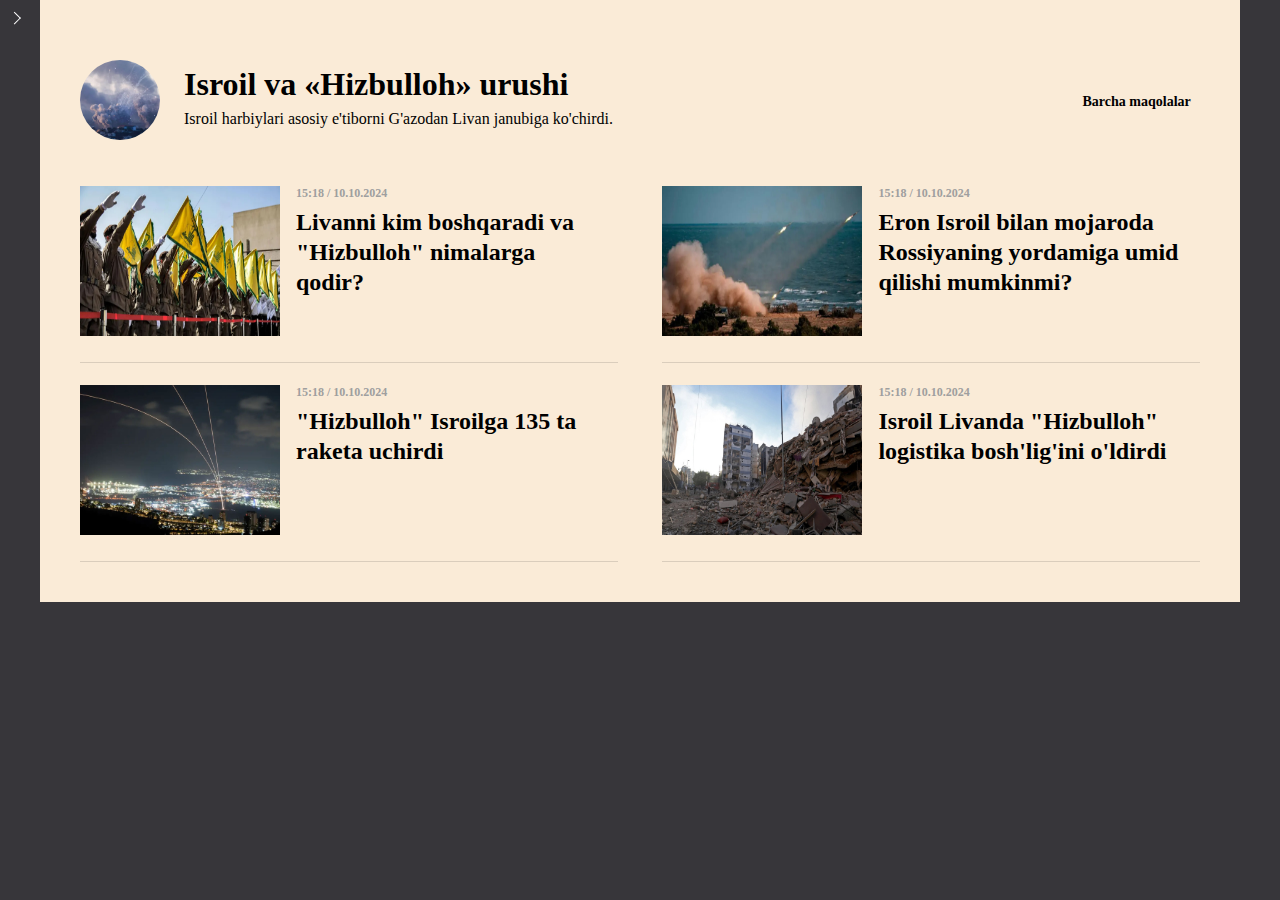
<file: blogs-wunderkind/index.html>
<!DOCTYPE html>
<html lang="en">
<head>
    <meta charset="UTF-8">
    <meta name="viewport" content="width=device-width, initial-scale=1.0">
    <title>Isroil va "Hizbulloh" urushi</title>
    <link rel="stylesheet" href="./styles/styles.css">
</head>
<body>
    <div class="Israil-Hizbulloh-war-container">
        <nav class="navbar">
            <div class="navbar__content-title">
                <div class="navbar__logo">
                    <img src="./images/logo.png" alt="war picture">
                </div>
                <div class="navbar__title">
                    <h1 class="navbar__title-war">
                        Isroil va «Hizbulloh» urushi
                    </h1>
                    <p class="navbar__title-comment-info">
                        Isroil harbiylari asosiy e'tiborni G'azodan Livan janubiga ko'chirdi.
                    </p>
                </div>
            </div>
            <a href="#" class="all-blogs" class="more-btn">
                <span class="more-btn__arrow"></span>
                <span class="more-btn__text">Barcha maqolalar</span>
            </a>
        </nav>

        <div class="main-list-wrapper">
            <div class="main-life-list">
                <a href="#" class="main-life__item">
                    <div class="main-life__item-img">
                        <img src="./images/LivanBoshqaruvi.png" alt="war picture">
                    </div>
                    <div class="main-life-list__item-title-info">
                        <p class="got-date">15:18 / 10.10.2024</p>
                        <h1 class="main-life-list__item-title">
                            Livanni kim boshqaradi va "Hizbulloh" nimalarga qodir?
                        </h1>
                    </div>
                </a>

                <a href="#" class="main-life__item">
                    <div class="main-life__item-img">
                        <img src="./images/RossiyaYordami.png" alt="war picture">
                    </div>
                    <div class="main-life-list__item-title-info">
                        <p class="got-date">15:18 / 10.10.2024</p>
                        <h3 class="main-life-list__item-title">
                            Eron Isroil bilan mojaroda Rossiyaning yordamiga umid qilishi mumkinmi?
                        </h3>
                    </div>
                </a>

                
                <a href="#" class="main-life__item">
                    <div class="main-life__item-img">
                        <img src="./images/HizbullohHujumi.png" alt="war picture">
                    </div>
                    <div class="main-life-list__item-title-info">
                        <p class="got-date">15:18 / 10.10.2024</p>
                        <h3 class="main-life-list__item-title">
                            "Hizbulloh" Isroilga 135 ta raketa uchirdi
                        </h3>
                    </div>
                </a>
                
                <a href="#" class="main-life__item">
                    <div class="main-life__item-img">
                        <img src="./images/LivanRahbariningO'ldirilishi.png" alt="war picture">
                    </div>
                    <div class="main-life-list__item-title-info">
                        <p class="got-date">15:18 / 10.10.2024</p>
                        <h3 class="main-life-list__item-title">
                            Isroil Livanda "Hizbulloh" logistika bosh'lig'ini o'ldirdi
                        </h3>
                    </div>
                </a>
    
            </div>
        </div>
    </div>
    
</body>
</html>
</file>
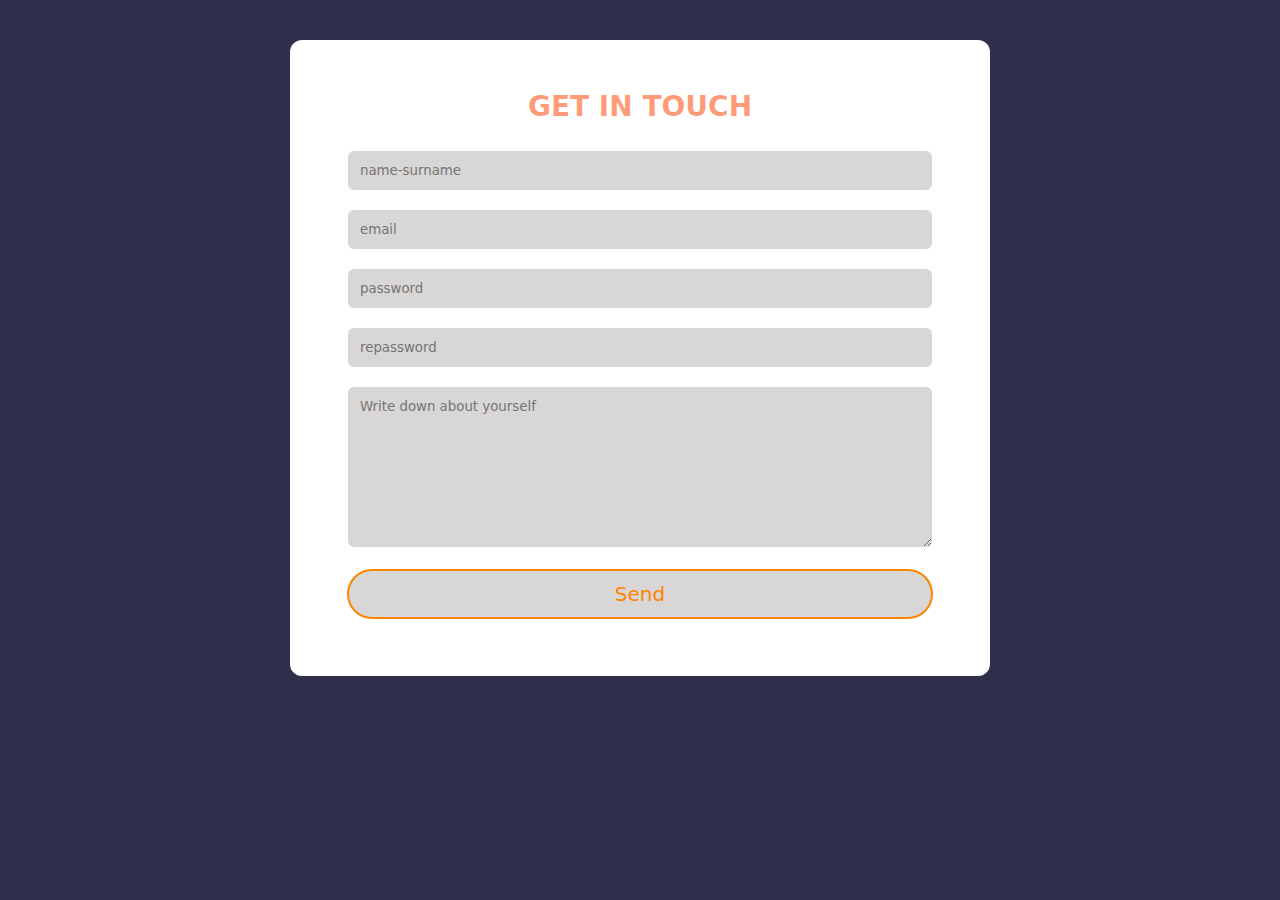
<file: getInTouch/index.html>
<!DOCTYPE html>
<html lang="en">
<head>
    <meta charset="UTF-8">
    <meta name="viewport" content="width=device-width, initial-scale=1.0">
    <title>Get In Touch</title>
    <link rel="stylesheet" href="./styles/style.css">
</head>
<body>
    <div class="form-container">
        <h1 class="title">Get in touch</h1>
        <form class="form">
            <input type="text" class="name" placeholder="name-surname">
            <input type="email" class="email" placeholder="email">
            <input type="password" class="password" placeholder="password">
            <input type="password" class="repassword" placeholder="repassword">
            <textarea name="aboutYourself" id="aboutYourself" class="about-yourself" placeholder="Write down about yourself"></textarea>
            <button type="submit" class="btn-send" id="btn-send">Send</button>
        </form>
    </div>
</body>
</html>
</file>
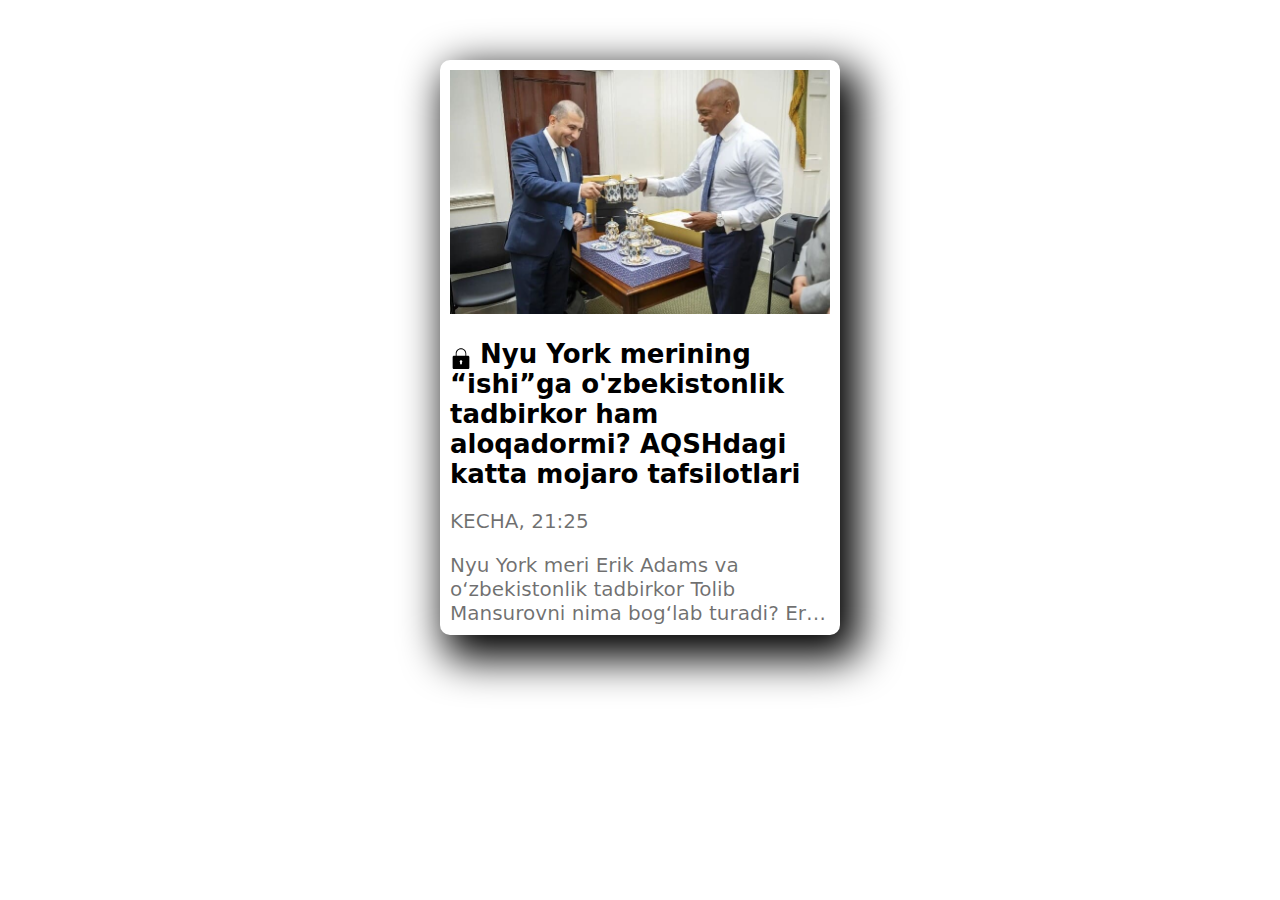
<file: incident/index.html>
<!DOCTYPE html>
<html lang="en">
<head>
    <meta charset="UTF-8">
    <meta name="viewport" content="width=device-width, initial-scale=1.0">
    <link rel="stylesheet" href="./styles/style.css">
    <link rel="stylesheet" href="https://cdnjs.cloudflare.com/ajax/libs/font-awesome/6.6.0/css/all.min.css">
    <title>Incident</title>
</head>
<body>
    <div class="card">
        <div class="card-header">
            <img src="./images/image.png" alt="two-mans picture">
        </div>
        <div class="card-info">
            <div class="card__title">
                <img src="./images/icons8-lock.svg" alt="lock icon">
                <h1> Nyu York merining “ishi”ga o'zbekistonlik tadbirkor ham aloqadormi? AQSHdagi katta mojaro tafsilotlari</h1>
            </div>
            <div class="card-info-content">
                <p class="upload-time">KECHA, 21:25</p>
                <p class="datails-info">
                    Nyu York meri Erik Adams va o‘zbekistonlik tadbirkor Tolib Mansurovni nima bog‘lab turadi? Erik Adamsga nisbatan olib borilayotgan tergovda u bir qator tadbirkorlardan xayriya bahonasida pul olgani xabar qilindi. Tergov hujjatlarida “Biznesmen-4” deya tilga olingan shaxs o‘zbekistonlik tadbirkor Tolib Mansurov bo‘lishi mumkinligi aytilmoqda. Mansurov va u boshqaradigan kompaniya xodimlari mer hisobiga xayriya ko‘rinishida pul o‘tkazib bergan
                </p>
            </div>
        </div>
    </div>
</body>
</html>
</file>
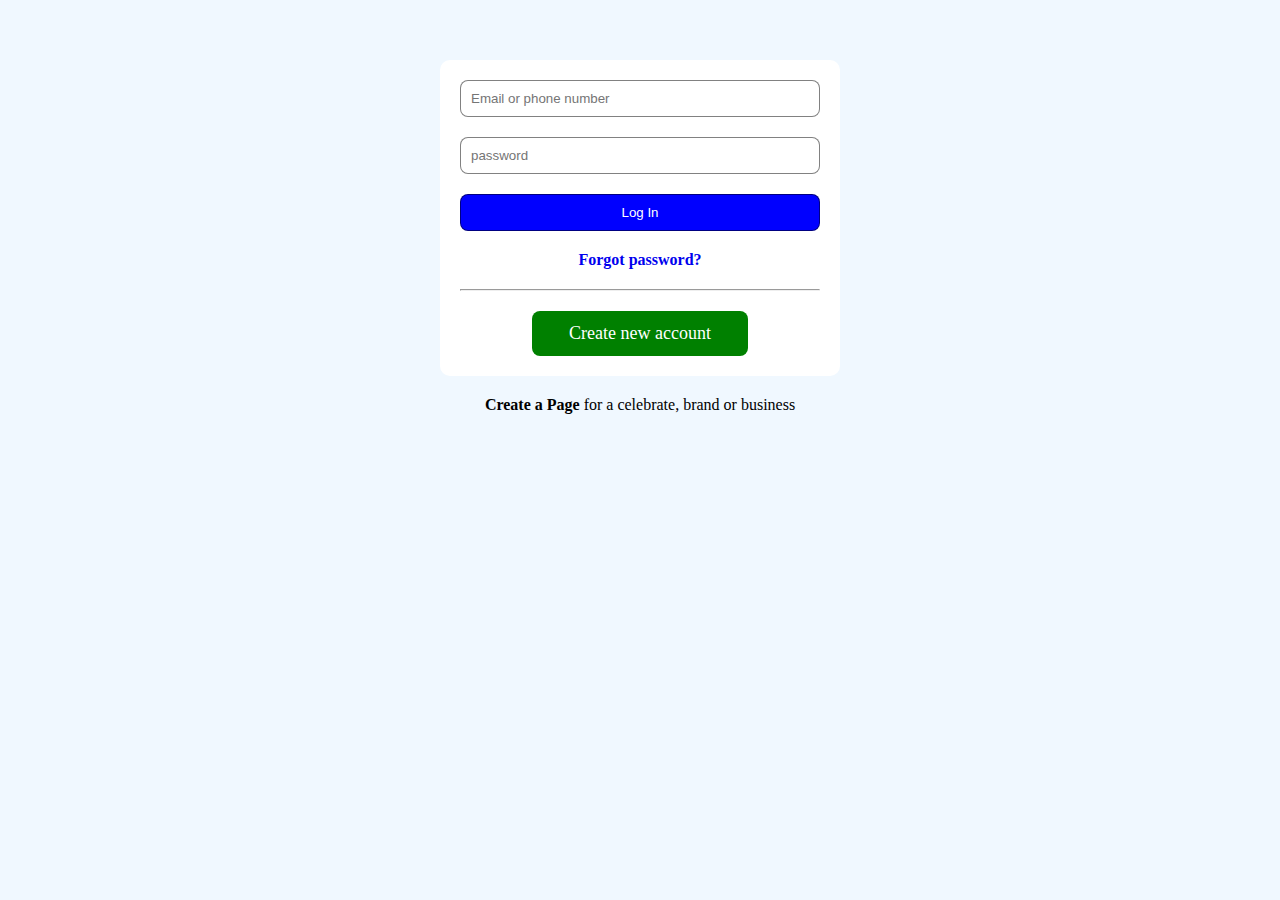
<file: LogIn/index.html>
<!DOCTYPE html>
<html lang="en">
<head>
    <meta charset="UTF-8">
    <meta name="viewport" content="width=device-width, initial-scale=1.0">
    <title>Log In</title>
    <link rel="stylesheet" href="./styles.css">
</head>
<body>
    <div class="log-in-container">
        <div class="log-in-wrapper">
            <input type="text" name="email-tel" class="email-tel" placeholder="Email or phone number">
            <input type="password" class="password" name="password" placeholder="password">
            <button class="send-btn" type="submit">Log In</button>
            <a href="#" class="forgot-password">Forgot password?</a>
            <hr>
            <a href="#" class="creat-new-account">Create new account</a>
        </div>

        <p class="create-page">
            <strong>Create a Page </strong> for a celebrate, brand or business
        </p>
    </div>
</body>
</html>
</file>
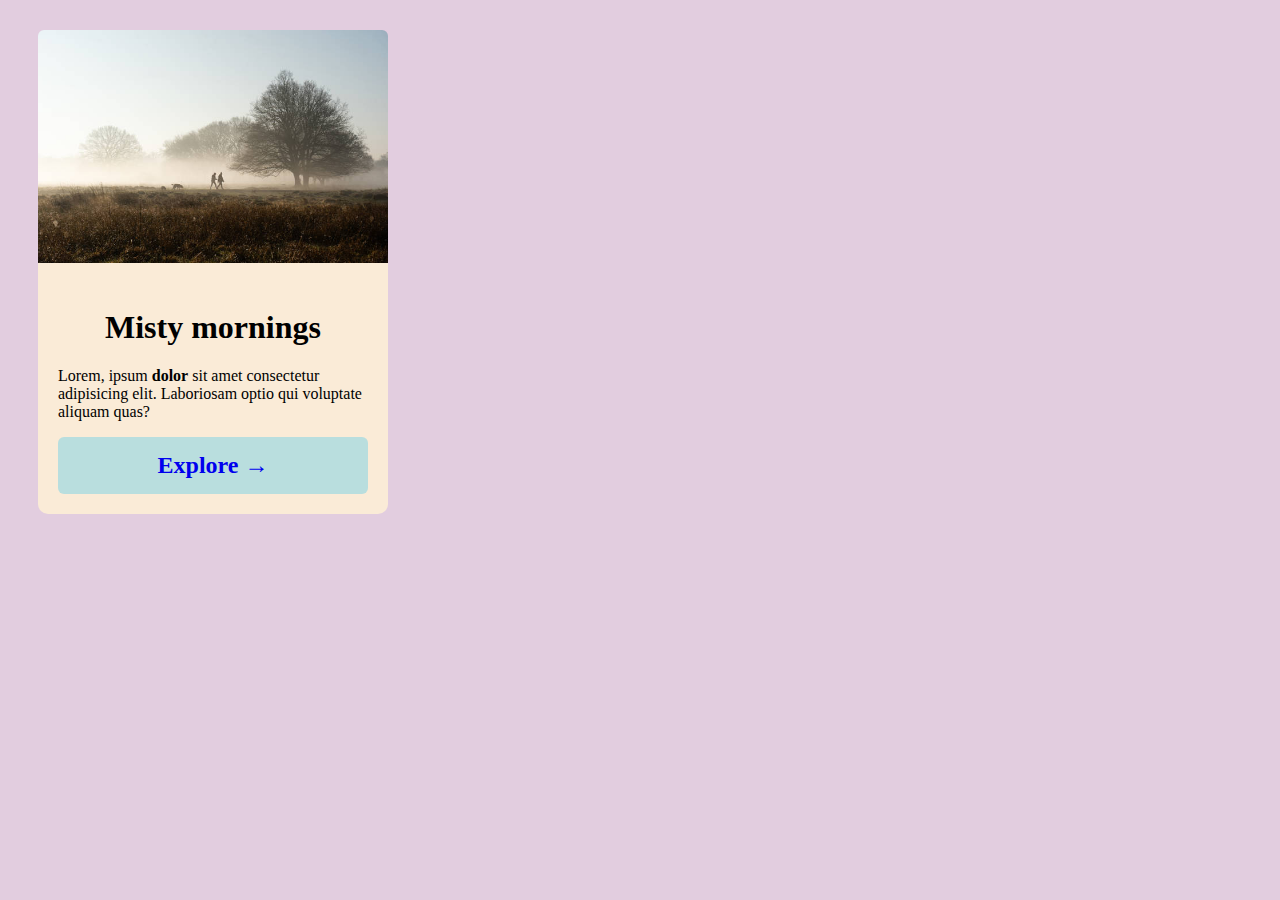
<file: mistyMornings/index.html>
<!DOCTYPE html>
<html lang="en">
<head>
    <meta charset="UTF-8">
    <meta name="viewport" content="width=device-width, initial-scale=1.0">
    <title>Misty mornings</title>
    <link rel="stylesheet" href="./style.css">
</head>
<body>
    <div class="card">
        <div class="card-header">
            <img src="./image.png" alt="misty morning picture">
        </div>
        <div class="card-body">
            <h1 class="card__title">
                Misty mornings
            </h1>
            <p class="card__text">
                Lorem, ipsum <b>dolor</b> sit amet consectetur adipisicing elit. Laboriosam optio qui voluptate aliquam quas?
            </p>
            <a href="#">
                <span>
                    Explore
                </span>
                <span>
                    &#8594;
                </span>
            </a>
        </div>
    </div>
</body>
</html>
</file>
<file: blogs-wunderkind/styles/styles.css>
* {
    margin: 0;
    padding: 0;
    box-sizing: border-box;
    font-family: inter, serif, system-ui, -apple-system, BlinkMacSystemFont, 'Segoe UI', Roboto, Oxygen, Ubuntu, Cantarell, 'Open Sans', 'Helvetica Neue', sans-serif;
}


body {
    background: hsl(255, 4%, 22%);
}

a {
    text-decoration: none;
}

.Israil-Hizbulloh-war-container {
    max-width:100%;
    padding: 40px;
    background-color:antiquewhite;
    margin: 0 auto;
}
.navbar {
    width: 100%;
    margin-bottom: 20px;
    padding-top: 20px;
    display: flex;
    align-items: center;
    justify-content: space-between;
}
.navbar__logo img {
    width: 100px;
    height: 100px;
    border-radius: 50%;
    object-fit:cover;
}
.navbar__content-title {
    display: flex;
    gap: 21px;
}

.navbar__title {
    padding: 20px;
}
.navbar__title-war {
    font-size: 32px;
    color: #000000;
    font-weight: 800;
    line-height: 38.4px;
    margin-bottom: 6px;
}
.navbar__title-comment-info {
    font-size: 16px;
    color: #000000;
    line-height: 19.2px;
}
/* .all-blogs {
} */

.more-btn {
    white-space: nowrap;
    position: relative;
    display: flex;
    height: 38px;
    align-items: center;
    padding: 0 20px 0 46px;
    z-index: 1;
    width: max-content;
    background-color: transparent;
    overflow: hidden;
    transition: background 0.3s ease, color 0.3s ease;
    overflow: hidden;
    font-size: 14px;
    line-height: 24px;
    font-weight: 600;
    color: var(--black);
    margin-bottom: 0;
}
.more-btn__arrow::before{
    background-color: rgb(255, 255, 255);
    color: rgb(0, 0, 0);
    content: "";
    cursor: pointer;
    display: block;
    font-family: Inter, serif;
    font-size: 14px;
    font-weight: 600;
    height: 1px;
    left: 0px;
    line-height: 24px;
    opacity: 0;
    position: absolute;
    text-wrap: nowrap;
    top: 18px;
    transform: matrix(1, 0, 0, 1, 0, -0.5);
    transition-behavior: normal;
    transition-delay: 0s;
    transition-duration: 0.45s;
    transition-property: all;
    transition-timing-function: cubic-bezier(0.65, 0, 0.076, 1);
    visibility: hidden;
    white-space-collapse: collapse;
    width: 14px;
}

.more-btn__arrow::after {
    border-bottom-color: rgb(255, 255, 255);
    border-bottom-style: solid;
    border-bottom-width: 0.8px;
    border-right-color: rgb(255, 255, 255);
    border-right-style: solid;
    border-right-width: 0.8px;
    color: rgb(0, 0, 0);
    content: "";
    cursor: pointer;
    display: block;
    font-family: Inter, serif;
    font-size: 14px;
    font-weight: 600;
    height: 8px;
    left: 10px;
    line-height: 24px;
    position: absolute;
    text-wrap: nowrap;
    top: 18px;
    transform: matrix(0.707107, -0.707107, 0.707107, 0.707107, 0, -4.4);
    transition-behavior: normal;
    transition-delay: 0s;
    transition-duration: 0.45s;
    transition-property: all;
    transition-timing-function: cubic-bezier(0.65, 0, 0.076, 1);
    white-space-collapse: collapse;
    width: 8px;
}
.more-btn__text {
    box-sizing: border-box;
    color: rgb(0, 0, 0);
    cursor: pointer;
    display: block;
    font-family: Inter, serif;
    font-size: 14px;
    font-weight: 600;
    height: 24px;
    line-height: 24px;
    margin-bottom: 0px;
    margin-left: 0px;
    margin-right: 0px;
    margin-top: 0px;
    padding-bottom: 0px;
    padding-left: 0px;
    padding-right: 0px;
    padding-top: 0px;
    text-wrap: nowrap;
    white-space-collapse: collapse;
    width: 117.475px;
}

.main-life-list {
    margin: 0 auto;
    display: flex;
    flex-direction: row;
    flex-wrap: wrap;
    justify-content: space-between;
}
.main-life__item {
    max-width: 48%;
    display: flex;
    padding: 22px 0;
    border-bottom: 1px solid rgba(0, 0, 0, 0.1254901961);
    /* border: 4px solid black; */
}

.main-life__item img {
    width: 300px;
    height: 200px;
}
/* .main-life__item-img {
} */
.main-life-list__item-title-info {
    max-width: 60%;
    padding-left: 16px;
}
.got-date {
    font-size: 12px;
    line-height: 120%;
    font-weight: 600;
    color: #9f9f9f;
    margin-bottom: 0;
}
.main-life-list__item-title {
    transition: color 0.2s ease;
    font-size: 26px;
    line-height: 30px;
    font-weight: 700;
    color: black;
    margin-bottom: 0;
    margin-top: 7px;
}

.main-life-list__item-title:hover {
    color: blue;
}

/* media-query */

@media screen and (max-width: 1420px) {
    .Israil-Hizbulloh-war-container {
        max-width: 1200px;
    }

    .navbar__title {
        padding: 5px  3px;
    }
    .navbar__logo img {
        width: 80px;
        height: 80px;
    }

    .main-life__item img {
        width: 200px;
        height: 150px;
    }

    .main-life-list__item-title {
        font-size: 24px;
    }
    
}

@media screen and (max-width: 1200px) {
    .Israil-Hizbulloh-war-container {
        max-width: 1000px;
    }

    .navbar__title {
        padding: 5px  3px;

    }

    .navbar__title-war {
        line-height: 30px;
    }
    .navbar__title-comment-info {
        line-height: 4px;
    }

    .navbar__title-war {
        font-size: 24px;
    }
    .navbar__logo img {
        width: 60px;
        height: 60px;
    }

    .main-life__item img {
        width: 200px;
        height: 150px;
    }

    .got-date {
        font-size: 10px;
        line-height: 120%;
        font-weight: 500px;
        margin-bottom: 0;
    }

    .main-life-list__item-title {
        font-size: 20px;
        line-height: 21px;
    }
    
}

@media screen and (max-width: 1000px) {
    .Israil-Hizbulloh-war-container {
        max-width: 760px;
    }

    .navbar__title-war {
        font-size: 24px;
    }

    .main-life__item img {
        width: 150px;
        height: 100px;
    }

    .got-date {
        font-size: 8px;
        line-height: 120%;
        font-weight: 500px;
        margin-bottom: 0;
    }

    .main-life-list__item-title {
        font-size: 16px;
        line-height: 18px;
    }
    
}

@media screen and (max-width: 900px) {
    .Israil-Hizbulloh-war-container {
        max-width: 760px;
    }
    
    .navbar__logo img {
        width: 52px;
        height: 52px;
    }

    .navbar__title-war {
        font-size: 20px;
    }

   .main-life-list {
    margin: 0 auto;
        flex-direction: column;
        gap: 30px;
   }

   .main-life__item {
     max-width: 100%;
     padding: 10px;
   }

   .main-life-list__item-title {
    line-height: 16px;
   }
    
}

@media screen and (max-width: 760px) {
    .Israil-Hizbulloh-war-container {
        max-width: 360px;
    }

    .navbar__title {
        padding: 5px  3px;
    }

    .navbar__title-war {
        line-height: 10px;
    }
    .navbar__title-comment-info {
        line-height: 9px;
        font-size: 8px;
    }

    .navbar__title-war {
        font-size: 10px;
    }

    .navbar__logo img {
        width: 36px;
        height: 36px;
    }
  
    .more-btn__text {
        font-size: 8px;
    }

   .main-life-list {
         margin: 0 auto;
        flex-direction: column;
        gap: 20px;
   }

   .main-life__item {
     max-width: 100%;
     padding: 10px;
   }

   .main-life__item img {
    width: 120px;
    height: 80px;
   }

   .got-date {
        font-size: 6px;
        line-height: 10px;
        font-weight: 500px;
        margin-bottom: 0;
   }
    .main-life-list__item-title {
        font-size: 10px;    
    }

    .main-life-list__item-title-info {
        font-size: 6px;
    }
}
</file>
<file: getInTouch/styles/style.css>
* {
    font-family: system-ui, -apple-system, BlinkMacSystemFont, 'Segoe UI', Roboto, Oxygen, Ubuntu, Cantarell, 'Open Sans', 'Helvetica Neue', sans-serif;
    box-sizing: border-box;
    margin: 0;
    padding: 0;
}

body {
    background: #09092cd8;
    font-size: 14px;
}


.form-container {
    margin: 40px auto;
    width: 700px;
    background: white;
    padding: 50px;
    border-radius: 12px;
}

.title {
    text-align: center;
    text-transform: uppercase;
    color: rgba(255, 68, 0, 0.532);
}

.form {
    padding: 8px;
}
.name,
.email,
.password,
.repassword,
.about-yourself,
.btn-send {
    padding: 12px;
    border-radius: 6px;
    width: 100%;
    margin-top: 20px;
}

.name,
.email,
.password,
.repassword,
.about-yourself,
.btn-send {
    background-color:rgba(216, 213, 213, 0.966);
    border: none;
    outline: none;
}
.name {
}
.email {
}
.password {
}
.repassword {
}
.about-yourself {
    height: 160px;
}
#btn-send {
    border-radius: 30px;
    border-color: 4px solid rgb(226, 168, 43);
    outline: auto;
    color: rgb(255, 132, 0);
    font-size: 20px;
}
</file>
<file: incident/styles/style.css>
* {
    box-sizing: border-box;
    margin: 0;
    padding: 0;
    font-family: system-ui, -apple-system, BlinkMacSystemFont, 'Segoe UI', Roboto, Oxygen, Ubuntu, Cantarell, 'Open Sans', 'Helvetica Neue', sans-serif;
    font-size: 20px;
}



.card {
    width: 400px;
    border-radius: 10px;
    /* border: 2px solid blue; */
    margin: 60px auto;
    padding: 10px;

    box-shadow: 12px 16px 42px 8px;
}
.card-header {
}

.card-header img {
    width: 100%;
}
.card-info {
}
.card__title {
    margin: 20px 0px;
}

.card__title img {
    float: left;
    width: 22px;
    padding-top: 8px;
    margin-right: 8px;
}

.card__title h1 {
    font-size: 26px;
}

.card-info-content {
    color: rgba(0, 0, 0, 0.559);
}
.upload-time {

}
.datails-info {
    margin-top: 20px;
    overflow: hidden;
    display: -webkit-box;
    -webkit-line-clamp: 3;
    -webkit-box-orient: vertical;
    text-overflow: ellipsis;
    white-space: normal;
    
}
</file>
<file: LogIn/styles.css>
* {
    margin: 0;
    padding: 0;
    box-sizing: border-box;
}

body {
    background-color: aliceblue;
}

.log-in-container {
    
}
.log-in-wrapper {
    width: 400px;
    border-radius: 10px;
    padding: 20px;
    background-color: white;
    margin: 60px auto 20px;
}
.email-tel {
}
.password {
}

[placeholder] {
    color: rgba(0, 0, 0, 0.589);
}
.send-btn {
    background: blue;
    color: white;
}

.email-tel,
.password,
.send-btn {
    width: 100%;
    border-radius: 8px;
    border: 1px solid rgba(0, 0, 0, 0.493);
    padding: 10px;
    margin-bottom: 20px;
}

.email-tel:hover,
.password:hover {
    border: 2px solid blue;
}

.forgot-password {
    text-decoration: none;
    display: block;
    text-align: center;
    margin: 0 auto;
    font-weight: bold;
    margin-bottom: 20px;
}
.creat-new-account {
    display: block;
    border-radius: 8px;
    margin: 0 auto;
    margin-top: 20px;
    text-decoration: none;
    background-color: green;
    color: white;
    padding: 12px;
    font-size: 18px;
    text-align: center;
    width: 60%;
    
}
.create-page {
    margin-bottom: 30px;
    text-align: center;
}
</file>
<file: mistyMornings/style.css>
body {
    background-color: rgba(184, 133, 176, 0.406);
}

.card {
    width: 350px;
    margin: 30px;
    background-color: antiquewhite;
    border-radius: 10px;
}

.card-header > img {
    width: 100%;
    border-top-left-radius: 6px;
    border-top-right-radius: 6px;
}
.card-body {
    padding: 20px;
}
.card__title {
    text-align: center;
}

.card-body > a {
    display: block;
    border-radius: 6px;
    padding: 15px;
    text-decoration: none;
    text-align: center;
    font-size: 24px;
    background-color: rgb(185, 222, 222);
}

.card-body span{
    text-align: center;
    font-weight: bold;
}
</file>
